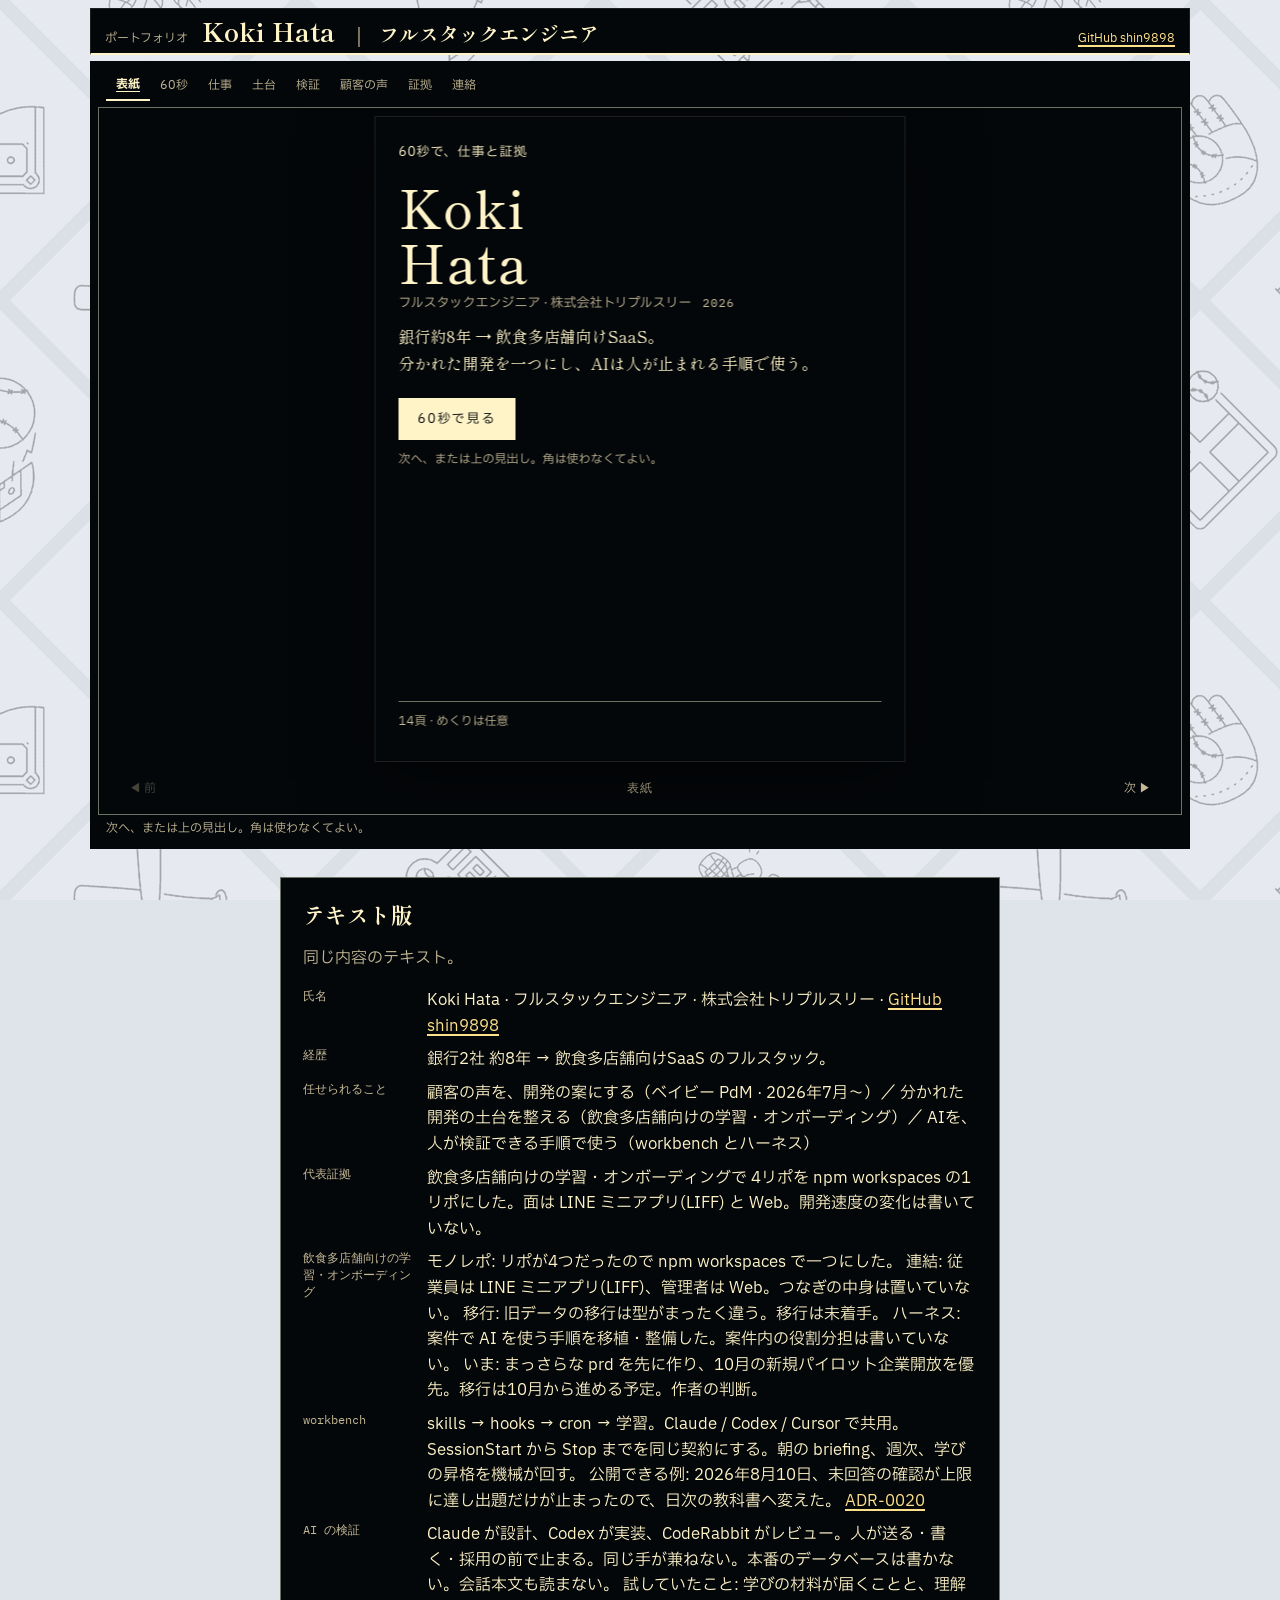
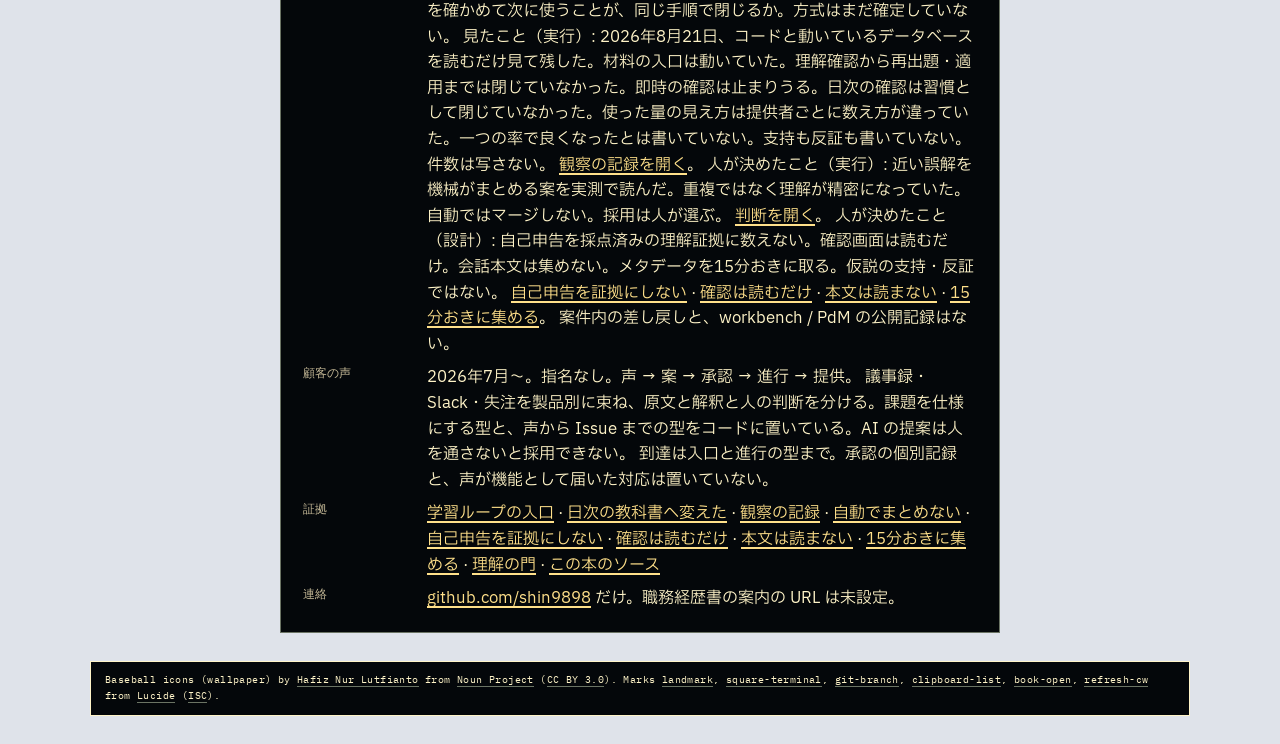
<file: index.html>
<!DOCTYPE html>
<html lang="ja">
  <head>
    <meta charset="utf-8" />
    <meta name="viewport" content="width=device-width, initial-scale=1" />
    <title>Koki Hata — フルスタック</title>
    <meta
      name="description"
      content="Koki Hata（GitHub: shin9898）。銀行約8年 → 飲食多店舗向けSaaS のフルスタック。分かれた開発を一つにし、顧客の声を案にし、AIは人が止まれる手順で使う。"
    />
    <meta name="author" content="Koki Hata" />
    <link rel="canonical" href="https://shin9898.github.io/portfolio/" />
    <meta property="og:title" content="Koki Hata — フルスタック" />
    <meta
      property="og:description"
      content="銀行約8年 → 飲食多店舗向けSaaS。任せられるのは土台・検証手順・顧客の声。証拠は飲食多店舗向けの学習・オンボーディングの 4リポ→1リポ。"
    />
    <meta property="og:type" content="website" />
    <meta property="og:url" content="https://shin9898.github.io/portfolio/" />
    <meta property="og:locale" content="ja_JP" />
    <meta name="twitter:card" content="summary" />
    <meta name="theme-color" content="#04070a" />
    <link rel="icon" href="./assets/favicon.svg" type="image/svg+xml" />
    <link rel="preconnect" href="https://fonts.googleapis.com" />
    <link rel="preconnect" href="https://fonts.gstatic.com" crossorigin />
    <link
      href="https://fonts.googleapis.com/css2?family=IBM+Plex+Mono:wght@400;500&family=IBM+Plex+Sans+JP:wght@400;500;600&family=Shippori+Mincho:wght@500;700&display=swap"
      rel="stylesheet"
    />
    <link rel="stylesheet" href="./css/stPageFlip.css" />
    <link rel="stylesheet" href="./css/site.css" />
  </head>
  <body>
    <svg xmlns="http://www.w3.org/2000/svg" width="0" height="0" aria-hidden="true" focusable="false" style="position: absolute">
      <!-- Lucide (ISC), shadcn default. https://lucide.dev/icons -->
      <symbol id="mark-bank" viewBox="0 0 24 24" fill="none" stroke="currentColor" stroke-width="1.75" stroke-linecap="round" stroke-linejoin="round">
        <title>landmark</title>
        <path d="M10 18v-7" />
        <path d="M11.119 2.205a2 2 0 0 1 1.762 0l7.84 3.846A.5.5 0 0 1 20.5 7h-17a.5.5 0 0 1-.22-.949z" />
        <path d="M14 18v-7" />
        <path d="M18 18v-7" />
        <path d="M3 22h18" />
        <path d="M6 18v-7" />
      </symbol>
      <symbol id="mark-workbench" viewBox="0 0 24 24" fill="none" stroke="currentColor" stroke-width="1.75" stroke-linecap="round" stroke-linejoin="round">
        <title>square-terminal</title>
        <path d="m7 11 2-2-2-2" />
        <path d="M11 13h4" />
        <rect width="18" height="18" x="3" y="3" rx="2" ry="2" />
      </symbol>
      <symbol id="mark-harness" viewBox="0 0 24 24" fill="none" stroke="currentColor" stroke-width="1.75" stroke-linecap="round" stroke-linejoin="round">
        <title>git-branch</title>
        <path d="M15 6a9 9 0 0 0-9 9V3" />
        <circle cx="18" cy="6" r="3" />
        <circle cx="6" cy="18" r="3" />
      </symbol>
      <symbol id="mark-pdm" viewBox="0 0 24 24" fill="none" stroke="currentColor" stroke-width="1.75" stroke-linecap="round" stroke-linejoin="round">
        <title>clipboard-list</title>
        <rect width="8" height="4" x="8" y="2" rx="1" ry="1" />
        <path d="M16 4h2a2 2 0 0 1 2 2v14a2 2 0 0 1-2 2H6a2 2 0 0 1-2-2V6a2 2 0 0 1 2-2h2" />
        <path d="M12 11h4" />
        <path d="M12 16h4" />
        <path d="M8 11h.01" />
        <path d="M8 16h.01" />
      </symbol>
      <symbol id="mark-book" viewBox="0 0 24 24" fill="none" stroke="currentColor" stroke-width="1.75" stroke-linecap="round" stroke-linejoin="round">
        <title>book-open</title>
        <path d="M12 5v16" />
        <path d="M20.001 19A2 2 0 0022 17V5a2 2 0 00-1.999-2L16 3.002A5 5 0 0012 5a5 5 0 00-4-2H4a2 2 0 00-2 2v12a2 2 0 001.999 2H8a5 5 0 014 2 5 5 0 014-2z" />
      </symbol>
      <symbol id="mark-story" viewBox="0 0 24 24" fill="none" stroke="currentColor" stroke-width="1.75" stroke-linecap="round" stroke-linejoin="round">
        <title>refresh-cw</title>
        <path d="M3 12a9 9 0 0 1 9-9 9.75 9.75 0 0 1 6.74 2.74L21 8" />
        <path d="M21 3v5h-5" />
        <path d="M21 12a9 9 0 0 1-9 9 9.75 9.75 0 0 1-6.74-2.74L3 16" />
        <path d="M8 16H3v5" />
      </symbol>
    </svg>

    <a class="skip" id="skip-book" href="#plain-overview">本の60秒へ</a>
    <a class="skip skip-plain" id="skip-plain" href="#plain">テキスト版へ</a>

    <header class="mast">
      <p class="mast-kicker">ポートフォリオ</p>
      <h1 class="mast-title">Koki Hata</h1>
      <p class="mast-role">フルスタックエンジニア</p>
      <p class="mast-id">
        <a href="https://github.com/shin9898">GitHub shin9898</a>
      </p>
    </header>

    <div class="desk">
      <div class="toc-wrap">
        <nav class="toc" aria-label="頁の見出し">
          <button type="button" class="toc-cover" data-jump="0"><span class="toc-full">表紙</span><span class="toc-short">表紙</span></button>
          <button type="button" data-jump="1"><span class="toc-full">60秒</span><span class="toc-short">60秒</span></button>
          <button type="button" data-jump="3"><span class="toc-full">仕事</span><span class="toc-short">仕事</span></button>
          <button type="button" data-jump="5"><span class="toc-full">土台</span><span class="toc-short">土台</span></button>
          <button type="button" data-jump="7"><span class="toc-full">検証</span><span class="toc-short">検証</span></button>
          <button type="button" data-jump="9"><span class="toc-full">顧客の声</span><span class="toc-short">声</span></button>
          <button type="button" data-jump="11"><span class="toc-full">証拠</span><span class="toc-short">証拠</span></button>
          <button type="button" data-jump="12"><span class="toc-full">連絡</span><span class="toc-short">連絡</span></button>
        </nav>
      </div>

      <main class="stage" id="stage">
        <div class="mount is-showing-cover" id="mount">
          <div class="book" id="book" aria-label="Koki Hata ポートフォリオ">
            <!-- 0 表紙 -->
            <div class="leaf leaf-cover" data-book-page data-density="hard">
              <div class="cover cover-simple">
                <p class="cover-kicker">60秒で、仕事と証拠</p>
                <h2 class="cover-title">Koki<br />Hata</h2>
                <p class="cover-sub">フルスタックエンジニア · 株式会社トリプルスリー <span class="cover-year">2026</span></p>
                <p class="cover-lede">銀行約8年 → 飲食多店舗向けSaaS。<br />分かれた開発を一つにし、AIは人が止まれる手順で使う。</p>
                <a class="cover-cta" href="#plain-overview" data-jump="1">60秒で見る</a>
                <p class="cover-hint">次へ、または上の見出し。角は使わなくてよい。</p>
                <p class="cover-meta">14頁 · めくりは任意</p>
              </div>
            </div>

            <!-- 1 60秒の結論 -->
            <div class="leaf" data-book-page>
              <div class="sheet sheet-summary page-01-start" tabindex="-1">
                <p class="running">
                  <svg class="role-svg" viewBox="0 0 24 24" role="img" aria-label="経歴"><title>経歴</title><use href="#mark-bank" /></svg>
                  P.01 — 60秒
                </p>
                <h2 class="trust-lead">任せられるのは、次の三つ。</h2>
                <ol class="hero-three">
                  <li>
                    <p class="hero-name">顧客の声を、開発の案にする</p>
                    <p class="hero-note">指名なしのベイビー PdM。声を拾い、原文と解釈を分けて案にする。</p>
                    <button type="button" class="inline-jump" data-jump="9">P.09–10 へ</button>
                  </li>
                  <li>
                    <p class="hero-name">分かれた開発の土台を整える</p>
                    <p class="hero-note">飲食多店舗向けの学習・オンボーディング。4リポを npm workspaces の1リポにした。</p>
                    <button type="button" class="inline-jump" data-jump="3">P.03–04 へ</button>
                  </li>
                  <li>
                    <p class="hero-name">AIを、人が検証できる手順で使う</p>
                    <p class="hero-note">workbench とハーネス。設計・実装・レビューを分け、人の前で止める。</p>
                    <button type="button" class="inline-jump" data-jump="5">P.05–08 へ</button>
                  </li>
                </ol>
                <div class="jump-row">
                  <button type="button" class="inline-jump" data-jump="12">連絡へ</button>
                  <a href="https://github.com/shin9898">GitHub shin9898</a>
                </div>
              </div>
            </div>

            <!-- 2 証拠 -->
            <div class="leaf" data-book-page>
              <div class="sheet">
                <p class="running">P.02 — 60秒</p>
                <h2>確かめられる変化は、これ一つ</h2>
                <p class="kicker">飲食多店舗向けの学習・オンボーディングのリニューアル。詳細は次の見開き。</p>
                <p class="lead">
                  飲食多店舗向けの学習・オンボーディングを、分かれた土台のまま進めない判断をした。公開できる結果は、構成が一つになったこと。
                </p>
                <article class="proof">
                  <p class="field-label">代表証拠</p>
                  <p class="proof-head">4リポ → npm workspaces の1リポ</p>
                  <p>構成の変化まで。開発速度の変化は、ここでは主張しない。</p>
                </article>
                <ul class="scope">
                  <li>
                    <h3>いま見られること</h3>
                    <p>面は従業員の LINE ミニアプリ(LIFF) と、管理者の Web。案件で AI を使う手順を移植・整備した。</p>
                  </li>
                  <li>
                    <h3>いまの状態</h3>
                    <p>旧データの移行は未着手。まっさらな prd を先に作り、10月の新規パイロット企業開放を優先している。移行は10月から。作者の判断。</p>
                  </li>
                </ul>
                <div class="jump-row">
                  <button type="button" class="inline-jump" data-jump="3">仕事 P.03–04</button>
                  <button type="button" class="inline-jump" data-jump="12">連絡</button>
                </div>
              </div>
            </div>

            <!-- 3 仕事 問題・判断 -->
            <div class="leaf" data-book-page>
              <div class="sheet">
                <p class="running">
                  <svg class="role-svg" viewBox="0 0 24 24" role="img" aria-label="飲食多店舗向けの学習・オンボーディング"><title>飲食多店舗向けの学習・オンボーディング</title><use href="#mark-story" /></svg>
                  P.03 — 仕事
                </p>
                <h2>分かれた開発の土台を整える</h2>
                <p class="kicker">飲食多店舗向けの学習・オンボーディング · 2025年12月〜。同じリニューアルの四つの論点。担当の境界は書いていない。</p>
                <ul class="now-grid" aria-label="四つの論点">
                  <li>
                    <p class="story-phase">モノレポ</p>
                    <h3>リポが4つだった</h3>
                    <p>npm workspaces で一つに束ねた。公開できる判断は、ここまで。</p>
                  </li>
                  <li>
                    <p class="story-phase">連結</p>
                    <h3>面は二つ</h3>
                    <p>従業員は LINE ミニアプリ(LIFF)。管理者は Web。つなぎの中身は置いていない。</p>
                  </li>
                  <li>
                    <p class="story-phase">移行</p>
                    <h3>旧データは型が違う</h3>
                    <p>旧データの移行は、そのまま移せる形ではない。移行自体は未着手。</p>
                  </li>
                  <li>
                    <p class="story-phase">ハーネス</p>
                    <h3>案件で AI を使う</h3>
                    <p>使う手順が揃っていなかったので、移植・整備した。案件内の役割分担は書いていない。</p>
                  </li>
                </ul>
              </div>
            </div>

            <!-- 4 仕事 結果・いま -->
            <div class="leaf" data-book-page>
              <div class="sheet">
                <p class="running">
                  <svg class="role-svg" viewBox="0 0 24 24" aria-hidden="true"><use href="#mark-story" /></svg>
                  P.04 — 仕事
                </p>
                <h2>一つにした。移行は未着手</h2>
                <ul class="story">
                  <li>
                    <p class="story-phase">結果</p>
                    <div class="mono-diagram" aria-label="4リポから1リポ">
                      <div class="mono-from">
                        <span>リポ</span>
                        <span>リポ</span>
                        <span>リポ</span>
                        <span>リポ</span>
                      </div>
                      <span class="mono-arrow" aria-hidden="true">→</span>
                      <div class="mono-to">npm workspaces<br />1リポ</div>
                    </div>
                    <p>ハーネスを移植・整備した。面は LINE ミニアプリ(LIFF) と Web。連結で可能になった操作と、開発速度の変化は書いていない。</p>
                  </li>
                  <li>
                    <p class="story-phase">いま</p>
                    <h3>データ移行は未着手</h3>
                    <p>まっさらな prd 環境を先に作り、10月からの新規パイロット企業開放を優先している。移行自体は10月から進める予定。作者の判断。</p>
                  </li>
                </ul>
              </div>
            </div>

            <!-- 5 workbench 流れ -->
            <div class="leaf" data-book-page>
              <div class="sheet">
                <p class="running">
                  <svg class="role-svg" viewBox="0 0 24 24" role="img" aria-label="workbench"><title>workbench</title><use href="#mark-workbench" /></svg>
                  P.05 — 土台
                </p>
                <h2>自分で回す開発の土台</h2>
                <p class="kicker">個人環境 · 2026年4月〜 · Claude / Codex / Cursor で共用。任せられるのは、手順を固定して回すこと。</p>
                <ol class="flow" aria-label="全体の流れ">
                  <li>
                    <h3>skills</h3>
                    <p>繰り返す作業の手順を固定する。毎回ゼロから説明しない。</p>
                  </li>
                  <li>
                    <h3>hooks</h3>
                    <p>SessionStart から Stop までを、3つの実行環境で同じ契約にする。</p>
                  </li>
                  <li>
                    <h3>cron</h3>
                    <p>朝の briefing、週次、学びの昇格を機械が回す。</p>
                  </li>
                  <li>
                    <h3>学習</h3>
                    <p>止まったことや見たことを、次の手順に残す。</p>
                  </li>
                </ol>
                <p>同じ手が設計と実装と最終レビューを兼ねないための土台。公開できる実行の1件は右頁。個人環境の日記そのものは、ここには置いていない。</p>
              </div>
            </div>

            <!-- 6 workbench 1例 -->
            <div class="leaf" data-book-page>
              <div class="sheet">
                <p class="running">
                  <svg class="role-svg" viewBox="0 0 24 24" aria-hidden="true"><use href="#mark-workbench" /></svg>
                  P.06 — 土台
                </p>
                <h2>学びが、次の手順になった例</h2>
                <p class="kicker">設計資料と、公開されている判断を分ける。確かめられるのは公開リポジトリの記録。</p>
                <article class="proof">
                  <p class="field-label">公開できる実行の1件</p>
                  <p class="proof-head">出題が止まったので、日次の教科書に変えた</p>
                  <p>
                    2026年8月10日、未回答の確認が上限に達し、新しい commit では出題だけが止まった。イベントは届いていた。全部貯めて1日の終わりに圧縮し、確認のあと翌日を進める形へ変えた。
                  </p>
                  <p>
                    <a href="https://github.com/shin9898/applied-loop/blob/main/docs/adr/0020-daily-retro-knowledge-loop.md">applied-loop ADR-0020</a>
                  </p>
                </article>
                <p class="fn">ログアウトで開く判断記録。件数や効果の数字は書いていない。</p>
              </div>
            </div>

            <!-- 7 ハーネス -->
            <div class="leaf" data-book-page>
              <div class="sheet">
                <p class="running">
                  <svg class="role-svg" viewBox="0 0 24 24" role="img" aria-label="AI ハーネス"><title>AI ハーネス</title><use href="#mark-harness" /></svg>
                  P.07 — 検証
                </p>
                <h2>AIを、人が検証できる手順で使う</h2>
                <p class="kicker">任せられるのは、AIを止められる位置に置くこと。道具の紹介ではない。</p>
                <ol class="flow" aria-label="役割の順">
                  <li>
                    <h3>Claude</h3>
                    <p>設計する</p>
                  </li>
                  <li>
                    <h3>Codex</h3>
                    <p>実装する</p>
                  </li>
                  <li>
                    <h3>CodeRabbit</h3>
                    <p>レビューする</p>
                  </li>
                  <li>
                    <h3>人</h3>
                    <p>送る・書く・採用の前で止まる</p>
                  </li>
                </ol>
                <p>同じ手が設計と実装と最終レビューを兼ねない。本番のデータベースは書かない。会話本文も読まない。</p>
                <p class="field-label">試していたこと</p>
                <p>
                  学びの材料が届くことと、理解を確かめて次に使うことが、同じ手順で閉じるか。方式はまだ確定していない。右頁は、公開できる観察と、人が止めた判断。案件の数字ではない。
                </p>
              </div>
            </div>

            <!-- 8 検証記録 -->
            <div class="leaf" data-book-page>
              <div class="sheet">
                <p class="running">
                  <svg class="role-svg" viewBox="0 0 24 24" aria-hidden="true"><use href="#mark-harness" /></svg>
                  P.08 — 検証
                </p>
                <h2>見て、止めたこと</h2>
                <p class="kicker">実行と設計を分ける。リンクは証拠。本文は出来事。</p>
                <ul class="beats">
                  <li>
                    <h3>見たこと（実行）</h3>
                    <p>2026年8月21日、コードと動いているデータベースを読むだけ見て残し、材料の入口は動いていたが理解確認は閉じていなかった。</p>
                    <p class="detail">
                      <a href="https://github.com/shin9898/applied-loop/blob/main/docs/adr/0025-hypothesis-driven-learning-harness.md">観察の記録を開く</a>
                    </p>
                  </li>
                  <li>
                    <h3>人が決めたこと（実行）</h3>
                    <p>近い誤解を機械がまとめる案を実測で読み、重複ではなく理解が精密になっていたので自動ではマージせず人が選ぶ。</p>
                    <p class="detail">
                      <a href="https://github.com/shin9898/applied-loop/blob/main/docs/adr/0021-gate-duplicate-guard.md">判断を開く</a>
                    </p>
                  </li>
                  <li>
                    <h3>人が決めたこと（設計）</h3>
                    <p>自己申告を理解証拠に数えず、確認画面は読むだけにし、会話本文は集めない。</p>
                    <p class="detail">
                      <a href="https://github.com/shin9898/applied-loop/blob/main/docs/adr/0026-textbook-check-gate-bridge.md">自己申告を証拠にしない</a>
                    </p>
                  </li>
                </ul>
                <p class="fn">案件内の差し戻しと、workbench / PdM の公開記録はない。</p>
              </div>
            </div>

            <!-- 9 顧客の声 -->
            <div class="leaf" data-book-page>
              <div class="sheet">
                <p class="running">
                  <svg class="role-svg" viewBox="0 0 24 24" role="img" aria-label="顧客の声"><title>顧客の声</title><use href="#mark-pdm" /></svg>
                  P.09 — 声
                </p>
                <h2>顧客の声を、開発の判断へ</h2>
                <p class="kicker">ベイビー PdM · 2026年7月〜 · 指名なし。肩書ではない。任せられるのは、声を案にする入口と進行の型。</p>
                <ol class="process" aria-label="声から提供までの順">
                  <li>声<span class="process-arrow" aria-hidden="true">→</span></li>
                  <li>案<span class="process-arrow" aria-hidden="true">→</span></li>
                  <li>承認<span class="process-arrow" aria-hidden="true">→</span></li>
                  <li>進行<span class="process-arrow" aria-hidden="true">→</span></li>
                  <li>提供</li>
                </ol>
                <ul class="scope">
                  <li>
                    <h3>拾う</h3>
                    <p>議事録・Slack・失注を製品別に束ねる。原文と、解釈と、人の判断を分けて読む。</p>
                  </li>
                  <li>
                    <h3>案にする</h3>
                    <p>課題を仕様にして開発へ渡す型を置いている。声から Issue までの型もコードにある。</p>
                  </li>
                  <li>
                    <h3>止める</h3>
                    <p>AI の提案は、人を通さないと採用できない。進行の契約に、人のゲートを置いている。</p>
                  </li>
                  <li>
                    <h3>届ける</h3>
                    <p>全工程が回っている、とは書いていない。公開できる到達は、入口と進行の型まで。</p>
                  </li>
                </ul>
              </div>
            </div>

            <!-- 10 到達地点 -->
            <div class="leaf" data-book-page>
              <div class="sheet">
                <p class="running">
                  <svg class="role-svg" viewBox="0 0 24 24" aria-hidden="true"><use href="#mark-pdm" /></svg>
                  P.10 — 声
                </p>
                <h2>いま任せられる範囲</h2>
                <p class="kicker">自発。入口と進行の型まで。承認の個別記録は、この本には置いていない。</p>
                <ul class="beats">
                  <li>
                    <h3>任せられること</h3>
                    <p>声の入口を置く。仕分ける。課題を仕様にする。進行の契約を敷く。AI の提案を人が止める型を守る。</p>
                  </li>
                  <li>
                    <h3>まだ公開していないこと</h3>
                    <p>承認した個別案件の記録。この声がこの機能になった、という対応表。社内の件数。</p>
                  </li>
                  <li>
                    <h3>肩書ではない理由</h3>
                    <p>明確な指名は受けていない。ボトルネックだった VoC の収集・仕分け・見える化と、PdM の型を自ら置いている。</p>
                  </li>
                </ul>
                <p class="fn">件数や顧客名は載せていない。職歴の正本側を見ないと同じ粒度の実績一覧にはならない。</p>
              </div>
            </div>

            <!-- 11 証拠リンク -->
            <div class="leaf" data-book-page>
              <div class="sheet">
                <p class="running">P.11 — 証拠</p>
                <h2>ログアウトで開く先</h2>
                <p class="kicker">リポジトリのトップで済ませない。確認できる内容だけ。</p>
                <ul class="deep-links">
                  <li>
                    <a href="https://github.com/shin9898/applied-loop/blob/main/README.md">学習ループの入口</a>
                    <span>applied-loop の公開 README</span>
                  </li>
                  <li>
                    <a href="https://github.com/shin9898/applied-loop/blob/main/docs/adr/0020-daily-retro-knowledge-loop.md">出題が止まったので、日次の教科書へ変えた</a>
                    <span>2026年8月10日の判断</span>
                  </li>
                  <li>
                    <a href="https://github.com/shin9898/applied-loop/blob/main/docs/adr/0025-hypothesis-driven-learning-harness.md">観察の記録</a>
                    <span>2026年8月21日。材料は届き、理解確認は閉じていなかった。件数は写さない</span>
                  </li>
                </ul>
                <p class="path-line"><a href="#plain">残りはテキスト版</a></p>
              </div>
            </div>

            <!-- 12 連絡 -->
            <div class="leaf" data-book-page>
              <div class="sheet">
                <p class="running">P.12 — 連絡</p>
                <h2>次に見て、連絡する</h2>
                <p class="kicker">いま公開する連絡先は GitHub だけ。先に見てほしい証拠を3つ置く。</p>
                <ul class="deep-links">
                  <li>
                    <a href="https://github.com/shin9898">github.com/shin9898</a>
                    <span>連絡はここ。ほかの宛先は書いていない</span>
                  </li>
                  <li>
                    <button type="button" class="inline-jump" data-jump="3">仕事の 4リポ → 1リポ</button>
                    <span>仕事の代表証拠。構成の変化まで</span>
                  </li>
                  <li>
                    <a href="https://github.com/shin9898/applied-loop/blob/main/docs/adr/0020-daily-retro-knowledge-loop.md">日次の教科書へ変えた判断</a>
                    <span>workbench の公開できる実行 1件</span>
                  </li>
                </ul>
                <ul class="contact">
                  <li>
                    GitHub
                    <a href="https://github.com/shin9898">shin9898</a>
                  </li>
                  <li>
                    この本
                    <a href="https://shin9898.github.io/portfolio/">shin9898.github.io/portfolio</a>
                  </li>
                </ul>
                <p>職歴の正本は職務経歴書側。この本には載せない。案内の URL は未設定。</p>
                <p class="fn credit-line">
                  Baseball icons (wallpaper) by
                  <a href="https://thenounproject.com/creator/hafizcreative.id/">Hafiz Nur Lutfianto</a>
                  from
                  <a href="https://thenounproject.com/browse/collection-icon/sleek-baseball-296164/">Noun Project</a>
                  (<a href="https://creativecommons.org/licenses/by/3.0/">CC BY 3.0</a>).
                  Marks
                  <a href="https://lucide.dev/icons/landmark">landmark</a>,
                  <a href="https://lucide.dev/icons/square-terminal">square-terminal</a>,
                  <a href="https://lucide.dev/icons/git-branch">git-branch</a>,
                  <a href="https://lucide.dev/icons/clipboard-list">clipboard-list</a>,
                  <a href="https://lucide.dev/icons/book-open">book-open</a>,
                  <a href="https://lucide.dev/icons/refresh-cw">refresh-cw</a>
                  from
                  <a href="https://lucide.dev/">Lucide</a>
                  (<a href="https://lucide.dev/license">ISC</a>).
                </p>
              </div>
            </div>

            <!-- 13 裏表紙 -->
            <div class="leaf leaf-cover leaf-back" data-book-page data-density="hard">
              <div class="cover cover-back cover-simple">
                <p class="cover-kicker">閉じたあと</p>
                <h2 class="cover-title">Koki<br />Hata</h2>
                <p class="cover-sub">
                  <a href="https://github.com/shin9898">github.com/shin9898</a>
                </p>
                <p class="cover-lede">2026年9月19日現在</p>
              </div>
            </div>
          </div>
        </div>
        <div class="controls">
          <button type="button" id="prev" aria-label="前の頁">◀ 前</button>
          <p class="pager" aria-live="polite">
            <span id="page-label">表紙</span>
          </p>
          <button type="button" id="next" aria-label="次の頁">次 ▶</button>
        </div>
      </main>
      <p class="hint" id="flip-hint">初期化しています…</p>
    </div>

    <section class="plain" id="plain" aria-labelledby="plain-h">
      <h2 id="plain-h">テキスト版</h2>
      <p>同じ内容のテキスト。</p>
      <dl>
        <dt id="plain-overview">氏名</dt>
        <dd>Koki Hata · フルスタックエンジニア · 株式会社トリプルスリー · <a href="https://github.com/shin9898">GitHub shin9898</a></dd>
        <dt>経歴</dt>
        <dd>銀行2社 約8年 → 飲食多店舗向けSaaS のフルスタック。</dd>
        <dt>任せられること</dt>
        <dd>
          顧客の声を、開発の案にする（ベイビー PdM · 2026年7月〜）／
          分かれた開発の土台を整える（飲食多店舗向けの学習・オンボーディング）／
          AIを、人が検証できる手順で使う（workbench とハーネス）
        </dd>
        <dt>代表証拠</dt>
        <dd>飲食多店舗向けの学習・オンボーディングで 4リポを npm workspaces の1リポにした。面は LINE ミニアプリ(LIFF) と Web。開発速度の変化は書いていない。</dd>
        <dt>飲食多店舗向けの学習・オンボーディング</dt>
        <dd>
          モノレポ: リポが4つだったので npm workspaces で一つにした。
          連結: 従業員は LINE ミニアプリ(LIFF)、管理者は Web。つなぎの中身は置いていない。
          移行: 旧データの移行は型がまったく違う。移行は未着手。
          ハーネス: 案件で AI を使う手順を移植・整備した。案件内の役割分担は書いていない。
          いま: まっさらな prd を先に作り、10月の新規パイロット企業開放を優先。移行は10月から進める予定。作者の判断。
        </dd>
        <dt>workbench</dt>
        <dd>
          skills → hooks → cron → 学習。Claude / Codex / Cursor で共用。SessionStart から Stop までを同じ契約にする。朝の briefing、週次、学びの昇格を機械が回す。
          公開できる例: 2026年8月10日、未回答の確認が上限に達し出題だけが止まったので、日次の教科書へ変えた。
          <a href="https://github.com/shin9898/applied-loop/blob/main/docs/adr/0020-daily-retro-knowledge-loop.md">ADR-0020</a>
        </dd>
        <dt>AI の検証</dt>
        <dd>
          Claude が設計、Codex が実装、CodeRabbit がレビュー。人が送る・書く・採用の前で止まる。同じ手が兼ねない。本番のデータベースは書かない。会話本文も読まない。
          試していたこと: 学びの材料が届くことと、理解を確かめて次に使うことが、同じ手順で閉じるか。方式はまだ確定していない。
          見たこと（実行）: 2026年8月21日、コードと動いているデータベースを読むだけ見て残した。材料の入口は動いていた。理解確認から再出題・適用までは閉じていなかった。即時の確認は止まりうる。日次の確認は習慣として閉じていなかった。使った量の見え方は提供者ごとに数え方が違っていた。一つの率で良くなったとは書いていない。支持も反証も書いていない。件数は写さない。
          <a href="https://github.com/shin9898/applied-loop/blob/main/docs/adr/0025-hypothesis-driven-learning-harness.md">観察の記録を開く</a>。
          人が決めたこと（実行）: 近い誤解を機械がまとめる案を実測で読んだ。重複ではなく理解が精密になっていた。自動ではマージしない。採用は人が選ぶ。
          <a href="https://github.com/shin9898/applied-loop/blob/main/docs/adr/0021-gate-duplicate-guard.md">判断を開く</a>。
          人が決めたこと（設計）: 自己申告を採点済みの理解証拠に数えない。確認画面は読むだけ。会話本文は集めない。メタデータを15分おきに取る。仮説の支持・反証ではない。
          <a href="https://github.com/shin9898/applied-loop/blob/main/docs/adr/0026-textbook-check-gate-bridge.md">自己申告を証拠にしない</a> ·
          <a href="https://github.com/shin9898/applied-loop/blob/main/docs/adr/0028-h-cycle-manual-preview.md">確認は読むだけ</a> ·
          <a href="https://github.com/shin9898/applied-loop/blob/main/docs/adr/0009-harness-comprehension.md">本文は読まない</a> ·
          <a href="https://github.com/shin9898/applied-loop/blob/main/docs/adr/0040-durable-automatic-harness-collection.md">15分おきに集める</a>。
          案件内の差し戻しと、workbench / PdM の公開記録はない。
        </dd>
        <dt>顧客の声</dt>
        <dd>
          2026年7月〜。指名なし。声 → 案 → 承認 → 進行 → 提供。
          議事録・Slack・失注を製品別に束ね、原文と解釈と人の判断を分ける。課題を仕様にする型と、声から Issue までの型をコードに置いている。AI の提案は人を通さないと採用できない。
          到達は入口と進行の型まで。承認の個別記録と、声が機能として届いた対応は置いていない。
        </dd>
        <dt>証拠</dt>
        <dd>
          <a href="https://github.com/shin9898/applied-loop/blob/main/README.md">学習ループの入口</a> ·
          <a href="https://github.com/shin9898/applied-loop/blob/main/docs/adr/0020-daily-retro-knowledge-loop.md">日次の教科書へ変えた</a> ·
          <a href="https://github.com/shin9898/applied-loop/blob/main/docs/adr/0025-hypothesis-driven-learning-harness.md">観察の記録</a> ·
          <a href="https://github.com/shin9898/applied-loop/blob/main/docs/adr/0021-gate-duplicate-guard.md">自動でまとめない</a> ·
          <a href="https://github.com/shin9898/applied-loop/blob/main/docs/adr/0026-textbook-check-gate-bridge.md">自己申告を証拠にしない</a> ·
          <a href="https://github.com/shin9898/applied-loop/blob/main/docs/adr/0028-h-cycle-manual-preview.md">確認は読むだけ</a> ·
          <a href="https://github.com/shin9898/applied-loop/blob/main/docs/adr/0009-harness-comprehension.md">本文は読まない</a> ·
          <a href="https://github.com/shin9898/applied-loop/blob/main/docs/adr/0040-durable-automatic-harness-collection.md">15分おきに集める</a> ·
          <a href="https://github.com/shin9898/applied-loop/blob/main/docs/adr/0006-comprehension-gate.md">理解の門</a> ·
          <a href="https://github.com/shin9898/portfolio/blob/main/index.html">この本のソース</a>
        </dd>
        <dt>連絡</dt>
        <dd>
          <a href="https://github.com/shin9898">github.com/shin9898</a>
          だけ。職務経歴書の案内の URL は未設定。
        </dd>
      </dl>
    </section>

    <footer class="site-credit">
      <p>
        Baseball icons (wallpaper) by
        <a href="https://thenounproject.com/creator/hafizcreative.id/">Hafiz Nur Lutfianto</a>
        from
        <a href="https://thenounproject.com/browse/collection-icon/sleek-baseball-296164/">Noun Project</a>
        (<a href="https://creativecommons.org/licenses/by/3.0/">CC BY 3.0</a>).
        Marks
        <a href="https://lucide.dev/icons/landmark">landmark</a>,
        <a href="https://lucide.dev/icons/square-terminal">square-terminal</a>,
        <a href="https://lucide.dev/icons/git-branch">git-branch</a>,
        <a href="https://lucide.dev/icons/clipboard-list">clipboard-list</a>,
        <a href="https://lucide.dev/icons/book-open">book-open</a>,
        <a href="https://lucide.dev/icons/refresh-cw">refresh-cw</a>
        from
        <a href="https://lucide.dev/">Lucide</a>
        (<a href="https://lucide.dev/license">ISC</a>).
      </p>
    </footer>

    <script src="./js/vendor/page-flip.browser.js"></script>
    <script src="./js/site.js"></script>
  </body>
</html>
</file>
<file: css/stPageFlip.css>
.stf__parent {
  position: relative;
  display: block;
  box-sizing: border-box;
  transform: translateZ(0);

  -ms-touch-action: pan-y;
  touch-action: pan-y;
}

.sft__wrapper {
  position: relative;
  width: 100%;
  box-sizing: border-box;
}

.stf__parent canvas {
  position: absolute;
  width: 100%;
  height: 100%;
  left: 0;
  top: 0;
}

.stf__block {
  position: absolute;
  width: 100%;
  height: 100%;
  box-sizing: border-box;
  perspective: 2000px;
}

.stf__item {
  display: none;
  position: absolute;
  transform-style: preserve-3d;
}

.stf__outerShadow {
  position: absolute;
  left: 0;
  top: 0;
}

.stf__innerShadow {
  position: absolute;
  left: 0;
  top: 0;
}

.stf__hardShadow {
  position: absolute;
  left: 0;
  top: 0;
}

.stf__hardInnerShadow {
  position: absolute;
  left: 0;
  top: 0;
}
</file>
<file: css/site.css>
:root {
  /* Ground stays the baseball diamond wallpaper. Paper is 夜のラインナップ
     (#04070a) — strongest non-white contrast against the white tile. */
  --bg: #dfe3ea;
  --stage: #04070a;
  --paper: #04070a;
  --ink: #fff4c8;
  --link: #ffe08a;
  --mute: #c4b896;
  --rule: #6b7464;
  --note: #f07a6a;
  --col: rgba(255, 244, 200, 0.1);
  --grid: #2a3228;
  --wash: rgba(255, 244, 200, 0.06);
  --edge: rgba(255, 244, 200, 0.42);
  --shadow: rgba(0, 0, 0, 0.55);
  --chrome-h: 140px;
  --mincho: "Shippori Mincho", "Yu Mincho", "Hiragino Mincho ProN", "WenQuanYi Micro Hei", serif;
  --gothic: "IBM Plex Sans JP", "Hiragino Sans", "Noto Sans JP", "WenQuanYi Micro Hei", "Droid Sans Fallback", sans-serif;
  --mono: "IBM Plex Mono", ui-monospace, monospace;
  --wallpaper-w: 900px;
  --wallpaper-h: 600px;
}

*,
*::before,
*::after {
  box-sizing: border-box;
}

html,
body {
  margin: 0;
  min-height: 100%;
}

body {
  color: var(--ink);
  font-family: var(--gothic);
  background-color: var(--bg);
  overflow-x: hidden;
  -webkit-font-smoothing: antialiased;
}

/* Noun baseball line-art as pasted wallpaper, not the four role marks.
   One 3×2 diamond tile, origin 0 0, viewport-fixed — no offset, no scroll/flip shift. */
body::before {
  content: "";
  position: fixed;
  inset: 0;
  z-index: 0;
  pointer-events: none;
  background-color: var(--bg);
  background-image: url("../assets/wallpaper/noun-baseball-tile.png");
  background-repeat: repeat;
  background-size: var(--wallpaper-w) var(--wallpaper-h);
  background-position: 0 0;
  background-attachment: fixed;
  opacity: 0.28;
}

.skip {
  position: absolute;
  left: 12px;
  top: -64px;
  z-index: 20;
  padding: 8px 12px;
  background: var(--paper);
  color: var(--link);
  border: 1px solid var(--ink);
  text-decoration-thickness: 2px;
}

.skip:focus {
  top: 12px;
}

.skip-plain:focus {
  top: 52px;
}

.mast {
  position: relative;
  z-index: 1;
  width: min(1100px, calc(100% - 24px));
  margin: 8px auto 6px;
  display: flex;
  flex-wrap: nowrap;
  align-items: baseline;
  gap: 8px 14px;
  padding: 6px 14px;
  background: var(--paper);
  border: 1px solid var(--col);
  border-bottom: 2px solid var(--ink);
}

.mast-kicker,
.mast-id {
  margin: 0;
  font-family: var(--gothic);
  font-size: 12px;
  letter-spacing: 0;
  color: var(--mute);
}

.mast-id {
  margin-left: auto;
  text-align: right;
}

.mast-title {
  margin: 0;
  font-family: var(--mincho);
  font-size: clamp(20px, 2.2vw, 26px);
  font-weight: 700;
  letter-spacing: 0;
  line-height: 1.2;
}

.mast-role {
  margin: 0;
  font-family: var(--mincho);
  font-size: clamp(16px, 1.6vw, 20px);
  font-weight: 700;
  letter-spacing: 0;
  line-height: 1.25;
  color: var(--ink);
}

.mast-role::before {
  content: "｜";
  margin-right: 10px;
  color: var(--mute);
  font-weight: 400;
}

.desk {
  position: relative;
  z-index: 1;
  width: min(1100px, calc(100% - 24px));
  margin: 0 auto 28px;
  padding: 8px 8px 10px;
  background: var(--stage);
}

.toc {
  display: flex;
  flex-wrap: nowrap;
  align-items: stretch;
  gap: 0;
  margin: 0 0 10px;
  overflow-x: auto;
  padding: 2px 8px 0;
  background: var(--paper);
}

.toc button,
.controls button {
  appearance: none;
  border: 0;
  border-bottom: 1px solid transparent;
  background: transparent;
  color: var(--mute);
  font-family: var(--gothic);
  font-size: 12px;
  letter-spacing: 0.16em;
  padding: 6px 14px 8px 0;
  cursor: pointer;
  flex: 0 0 auto;
  white-space: nowrap;
}

.toc-group {
  display: flex;
  align-items: stretch;
  flex: 0 0 auto;
  margin: 0 12px 0 2px;
  padding: 0 0 0 10px;
  border-left: 1px solid var(--rule);
  border-right: 1px solid var(--rule);
}

.toc-group-label {
  align-self: center;
  margin-right: 10px;
  font-family: var(--mono);
  font-size: 10px;
  letter-spacing: 0.2em;
  color: var(--note);
}

.toc-group button {
  display: inline-flex;
  align-items: center;
  gap: 5px;
  letter-spacing: 0.08em;
}

.toc-svg {
  width: 16px;
  height: 16px;
  flex: 0 0 auto;
}

.toc button.is-active,
.toc button:hover,
.controls button:hover {
  color: var(--ink);
  border-bottom-color: var(--ink);
}

.toc button:disabled,
.controls button:disabled {
  opacity: 0.35;
  cursor: not-allowed;
}

.stage {
  position: relative;
  padding: 18px 24px 12px;
  min-height: 360px;
  background: var(--stage);
  border: 1px solid rgba(4, 7, 10, 0.28);
  overflow: hidden;
}

.mount {
  width: 100%;
}

.book {
  margin: 0 auto;
  width: 100%;
}

.book:not(.stf__parent) {
  position: relative;
  min-height: 520px;
  display: flex;
  align-items: center;
  justify-content: center;
}

.book:not(.stf__parent) .leaf {
  display: none;
}

.book:not(.stf__parent) .leaf-cover:first-child {
  display: block;
  width: min(360px, 78vw);
  height: min(500px, 64vh);
  box-shadow: 0 22px 48px var(--shadow), 0 0 0 1px var(--edge);
}

.mount.is-showing-cover .book.stf__parent {
  transform: translateX(-25%);
}

.mount.is-showing-spread .book.stf__parent {
  transform: translateX(0);
}

.book.stf__parent {
  filter: drop-shadow(0 18px 36px var(--shadow));
}

.leaf {
  background: var(--paper);
  color: var(--ink);
  box-shadow: inset 0 0 0 1px var(--edge);
}

.leaf-cover {
  background: var(--paper);
}

.cover {
  position: relative;
  height: 100%;
  padding: 26px 24px 20px;
  overflow: hidden;
  display: flex;
  flex-direction: column;
  background: var(--paper);
  box-shadow: inset 0 0 0 1px var(--col);
}

.cover-kicker {
  margin: 0;
  font-family: var(--gothic);
  font-size: 13px;
  letter-spacing: 0.08em;
  color: var(--ink);
}

.cover-year {
  margin: 6px 0 0;
  font-family: var(--mono);
  font-size: 11px;
  letter-spacing: 0.2em;
  color: var(--mute);
}

.cover-title {
  margin: 18px 0 4px;
  font-family: var(--mincho);
  font-size: clamp(40px, 8vw, 52px);
  line-height: 1.05;
  font-weight: 500;
  letter-spacing: 0.02em;
}

.cover-sub {
  margin: 0 0 10px;
  font-size: 13px;
  color: var(--mute);
}

.cover-lede {
  margin: 0 0 18px;
  font-family: var(--mincho);
  font-size: 14px;
  line-height: 1.7;
}

.cols {
  display: grid;
  grid-template-columns: 1fr 1fr 1fr;
  gap: 0;
  flex: 1;
  margin: 0;
  border-top: 1px solid var(--ink);
  min-height: 0;
}

.cols > div {
  padding: 12px 10px 0 0;
  border-right: 1px solid var(--rule);
}

.cols > div:last-child {
  border-right: 0;
  padding-right: 0;
}

.cols > div:not(:first-child) {
  padding-left: 10px;
}

.cols dt {
  margin: 0;
  font-family: var(--mono);
  font-size: 10px;
  letter-spacing: 0.14em;
  color: var(--mute);
}

.cols dd {
  margin: 5px 0 12px;
  font-family: var(--mincho);
  font-size: 14px;
  line-height: 1.35;
}

.cols dd small {
  display: block;
  margin-top: 2px;
  font-family: var(--mono);
  font-size: 10px;
  letter-spacing: 0.04em;
  color: var(--mute);
}

.cover-legend {
  display: flex;
  justify-content: space-between;
  gap: 8px;
  margin: 0;
  padding: 8px 0;
  border-top: 1px solid var(--rule);
  font-family: var(--mono);
  font-size: 10px;
  letter-spacing: 0.1em;
  color: var(--mute);
}

.cover-legend .is-strong {
  color: var(--ink);
  border-bottom: 1px solid var(--ink);
}

.three {
  display: flex;
  justify-content: space-between;
  margin: 0;
  padding-top: 12px;
  font-family: var(--mincho);
  font-size: 28px;
  color: rgba(255, 244, 200, 0.28);
  letter-spacing: 0.4em;
}

.cover-hint {
  margin: 8px 0 0;
  font-size: 11px;
  letter-spacing: 0.08em;
  color: var(--mute);
}

.cover-simple {
  justify-content: flex-start;
}

.cover-simple .cover-lede {
  font-size: 16px;
  margin-bottom: 8px;
}

.cover-cta {
  appearance: none;
  align-self: flex-start;
  margin: 18px 0 auto;
  padding: 10px 18px;
  border: 1px solid var(--ink);
  background: var(--ink);
  color: var(--paper);
  font-family: var(--gothic);
  font-size: 13px;
  letter-spacing: 0.14em;
  cursor: pointer;
}

.cover-cta:hover,
.cover-cta:focus-visible {
  background: var(--paper);
  color: var(--ink);
}

.cover-back .cover-sub a {
  color: inherit;
}

.cover-back {
  justify-content: center;
}

.cover-back .cover-title {
  margin-top: 8px;
  font-size: clamp(32px, 6vw, 40px);
}

.sheet {
  height: 100%;
  padding: 18px 18px 16px 20px;
  overflow: hidden;
  overflow-y: auto;
  display: flex;
  flex-direction: column;
  background: var(--paper);
}

.running {
  margin: 0 0 8px;
  font-family: var(--mono);
  font-size: 10px;
  letter-spacing: 0.2em;
  color: var(--mute);
  display: flex;
  align-items: center;
  gap: 8px;
}

.running .role-svg {
  width: 22px;
  height: 22px;
  flex: 0 0 auto;
}

.sheet h2 {
  margin: 0 0 8px;
  font-family: var(--mincho);
  font-size: 22px;
  font-weight: 700;
  letter-spacing: 0.04em;
}

.lead,
.sheet p {
  margin: 0 0 8px;
  font-size: 13.5px;
  line-height: 1.75;
}

.kicker {
  margin: 0 0 10px;
  font-size: 12px;
  color: var(--mute);
}

.fn,
.sheet .fn {
  margin-top: auto;
  padding-top: 10px;
  border-top: 1px solid var(--rule);
  font-size: 11px;
  color: var(--mute);
  line-height: 1.65;
}

.fn p {
  margin: 0 0 6px;
  font-size: 11px;
  line-height: 1.65;
}

.fn p:last-child {
  margin-bottom: 0;
}

.mark {
  font-family: var(--mono);
  font-size: 10px;
  letter-spacing: 0.12em;
  color: var(--note);
  border-bottom: 1px solid var(--note);
}

/* Source tag for facts read from the personal repositories (workbench / llm-config). */
.src {
  font-family: var(--mono);
  font-size: 9px;
  letter-spacing: 0.02em;
  color: var(--mute);
  overflow-wrap: anywhere;
}

.role-index {
  margin: 8px 0 10px;
  padding: 0;
  list-style: none;
  display: grid;
  grid-template-columns: repeat(4, 1fr);
  gap: 8px 6px;
}

.role-index li {
  display: flex;
  flex-direction: column;
  align-items: center;
  text-align: center;
  gap: 4px;
}

.role-index .role-svg {
  width: 56px;
  height: 56px;
}

.role-index-5 {
  grid-template-columns: repeat(5, 1fr);
  gap: 8px 4px;
}

.role-index-5 .role-svg {
  width: 44px;
  height: 44px;
}

.role-index-5 .role-name {
  font-size: 12px;
}

.role-svg {
  width: 48px;
  height: 48px;
  color: var(--ink);
  display: block;
  flex: 0 0 auto;
  overflow: visible;
}

.role-svg-inline {
  width: 22px;
  height: 22px;
  display: inline-block;
  vertical-align: middle;
  margin-right: 4px;
}

.role-name {
  margin: 0;
  font-family: var(--mincho);
  font-size: 13px;
  font-weight: 700;
}

.role-read {
  margin: 0;
  font-size: 10px;
  line-height: 1.45;
  color: var(--mute);
}

.field-label {
  margin: 0;
  font-family: var(--mono);
  font-size: 10px;
  letter-spacing: 0.2em;
  color: var(--mute);
}

.legal-name {
  margin: 0 0 4px;
  font-family: var(--mincho);
  font-size: 32px;
  font-weight: 500;
  letter-spacing: 0.04em;
}

.identity {
  margin: 0 0 6px;
  font-family: var(--mincho);
  font-size: 16px;
  font-weight: 700;
  line-height: 1.45;
  letter-spacing: 0.02em;
}

.identity-sm {
  margin: 12px 0 0;
  font-size: 18px;
  text-align: center;
}

.sheet-summary .fn {
  padding-top: 8px;
}

.hero-three {
  margin: 4px 0 8px;
  padding: 0;
  list-style: none;
  border-top: 1px solid var(--ink);
  flex: 1 1 auto;
  display: flex;
  flex-direction: column;
}

.hero-three li {
  flex: 1;
  display: flex;
  flex-direction: column;
  justify-content: center;
  padding: 10px 10px 10px 12px;
  border-bottom: 1px solid var(--rule);
  border-left: 3px solid var(--ink);
  background: var(--wash);
}

.hero-name {
  margin: 0;
  font-family: var(--mincho);
  font-size: 15px;
  font-weight: 700;
  line-height: 1.35;
}

.hero-note {
  margin: 2px 0 0;
  font-size: 11.5px;
  line-height: 1.45;
  color: var(--ink);
  opacity: 0.8;
}

.inline-jump {
  appearance: none;
  margin: 4px 0 0;
  padding: 0;
  border: 0;
  border-bottom: 1px solid var(--ink);
  background: transparent;
  color: var(--ink);
  font-family: var(--gothic);
  font-size: 11px;
  letter-spacing: 0.08em;
  cursor: pointer;
}

.jump-row {
  display: flex;
  flex-wrap: wrap;
  align-items: center;
  gap: 12px 16px;
  margin-top: auto;
  padding-top: 10px;
  border-top: 1px solid var(--rule);
  font-size: 12px;
}

.trust-lead {
  margin: 0 0 10px;
  font-family: var(--mincho);
  font-size: 15px;
  font-weight: 700;
  line-height: 1.45;
}

.now-grid {
  display: grid;
  grid-template-columns: 1fr 1fr;
  gap: 8px;
  margin: 0;
  padding: 0;
  list-style: none;
  flex: 1 1 auto;
  align-content: stretch;
}

.now-grid li {
  display: flex;
  flex-direction: column;
  justify-content: center;
  padding: 10px 10px 8px;
  border: 1px solid var(--rule);
  min-width: 0;
}

.now-grid h3 {
  margin: 0 0 4px;
  font-family: var(--mincho);
  font-size: 16px;
  font-weight: 700;
  letter-spacing: 0.02em;
  line-height: 1.3;
}

.now-grid p {
  margin: 0;
  font-size: 12.5px;
  line-height: 1.5;
}

.scope {
  display: grid;
  grid-template-columns: 1fr 1fr;
  gap: 8px;
  margin: 10px 0 0;
  padding: 0;
  list-style: none;
  flex: 1 1 auto;
  align-content: stretch;
}

.scope li {
  display: flex;
  flex-direction: column;
  justify-content: center;
  padding: 10px 12px;
  border: 1px solid var(--rule);
  min-width: 0;
}

.scope h3 {
  margin: 0 0 4px;
  font-family: var(--mincho);
  font-size: 15px;
  font-weight: 700;
}

.scope p {
  margin: 0;
  font-size: 12.5px;
  line-height: 1.5;
}

.proof {
  margin: 8px 0 0;
  padding: 10px 12px;
  border: 1px solid var(--ink);
  background: var(--wash);
}

.proof-head {
  margin: 4px 0 6px;
  font-family: var(--mincho);
  font-size: 18px;
  font-weight: 700;
  line-height: 1.35;
}

.proof p {
  margin: 0 0 6px;
}

.proof p:last-child {
  margin-bottom: 0;
}

.flow {
  display: grid;
  grid-template-columns: repeat(4, minmax(0, 1fr));
  gap: 6px;
  margin: 0 0 12px;
  padding: 0;
  list-style: none;
  flex: 1 1 auto;
  align-items: stretch;
}

.flow li {
  position: relative;
  display: flex;
  flex-direction: column;
  justify-content: center;
  padding: 10px 8px 8px;
  border: 1px solid var(--ink);
  min-width: 0;
}

.flow h3 {
  margin: 0 0 4px;
  font-family: var(--mincho);
  font-size: 15px;
}

.flow p {
  margin: 0;
  font-size: 11.5px;
  line-height: 1.45;
  color: var(--mute);
}

.mono-diagram {
  display: grid;
  grid-template-columns: minmax(0, 1fr) auto minmax(0, 1.1fr);
  align-items: center;
  gap: 10px;
  margin: 4px 0 10px;
}

.mono-from {
  display: grid;
  grid-template-columns: 1fr 1fr;
  gap: 6px;
}

.mono-from span,
.mono-to {
  border: 1px dashed var(--rule);
  padding: 10px 6px;
  text-align: center;
  font-family: var(--mono);
  font-size: 11px;
  letter-spacing: 0.08em;
}

.mono-to {
  border: 1px solid var(--ink);
  border-style: solid;
  font-family: var(--mincho);
  font-size: 15px;
  font-weight: 700;
  letter-spacing: 0.02em;
  line-height: 1.4;
  padding: 16px 8px;
}

.mono-arrow {
  font-size: 20px;
  color: var(--note);
}

.compare {
  display: grid;
  grid-template-columns: 1fr 1fr;
  gap: 8px;
  margin: 0 0 10px;
}

.compare article {
  padding: 8px 10px;
  border: 1px solid var(--rule);
}

.compare p {
  margin: 0 0 8px;
  font-size: 12.5px;
  line-height: 1.55;
}

.compare p:last-child {
  margin-bottom: 0;
}

.compare .deep-links li {
  padding: 4px 0;
}

.compare .deep-links span {
  font-size: 11px;
}

.verify {
  margin: 0;
  padding: 0;
  list-style: none;
  border-top: 1px solid var(--ink);
}

.verify li {
  padding: 6px 0;
  border-bottom: 1px solid var(--rule);
  font-size: 12.5px;
  line-height: 1.5;
}

.deep-links {
  margin: 0;
  padding: 0;
  list-style: none;
}

.deep-links li {
  display: grid;
  gap: 2px;
  padding: 5px 0;
  border-bottom: 1px solid var(--rule);
}

.deep-links .inline-jump {
  justify-self: start;
  font-size: 13px;
  letter-spacing: 0;
}

.deep-links span {
  font-size: 12px;
  color: var(--mute);
  line-height: 1.45;
}

.path-line {
  margin: 4px 0 0;
  padding: 8px 0 0;
  border-top: 1px solid var(--rule);
  font-size: 12px;
  line-height: 1.55;
}

.stats-six {
  grid-template-columns: 1fr 1fr;
}

.subjects-tight li {
  padding: 6px 0;
}

.subjects-tight p {
  font-size: 11.5px;
  line-height: 1.4;
}

.contact-compact {
  margin: 8px 0 0;
  padding-top: 6px;
  border-top: 1px solid var(--rule);
}

.contact-compact li {
  padding: 4px 0;
  font-size: 12px;
}

.process {
  display: flex;
  flex-wrap: wrap;
  gap: 0;
  margin: 0 0 8px;
  padding: 0;
  list-style: none;
  border: 1px solid var(--ink);
}

.process li {
  flex: 1 1 auto;
  position: relative;
  padding: 6px 10px 6px 8px;
  font-family: var(--mono);
  font-size: 10px;
  letter-spacing: 0.08em;
  text-align: center;
  border-right: 1px solid var(--rule);
}

.process li:last-child {
  border-right: 0;
}

.process li:not(:last-child)::after {
  content: "→";
  position: absolute;
  right: -0.35em;
  top: 50%;
  transform: translateY(-50%);
  color: var(--mute);
  font-size: 9px;
}

.process .is-pending {
  color: var(--mute);
}

.process .mark {
  display: block;
  margin-top: 1px;
  font-size: 8px;
  letter-spacing: 0.04em;
  border-bottom: 0;
}

.why {
  margin: 0;
  padding: 0;
  list-style: none;
  display: grid;
  gap: 0;
  border-top: 1px solid var(--ink);
}

.why li {
  padding: 10px 0 10px 2px;
  border-bottom: 1px solid var(--rule);
}

.why h3 {
  margin: 0 0 4px;
  font-family: var(--mono);
  font-size: 11px;
  font-weight: 500;
  letter-spacing: 0.16em;
}

.why p {
  margin: 0;
  font-size: 13px;
  line-height: 1.6;
}

.why .is-gap {
  color: var(--mute);
  background: repeating-linear-gradient(
    -45deg,
    transparent 0 6px,
    var(--wash) 6px 7px
  );
}

.beats {
  margin: 0;
  padding: 0;
  list-style: none;
  display: grid;
  gap: 8px;
  flex: 1 1 auto;
  align-content: stretch;
}

.beats li {
  padding: 10px 12px;
  border: 1px solid var(--rule);
  display: flex;
  flex-direction: column;
  justify-content: center;
}

.beats h3 {
  margin: 0 0 4px;
  font-family: var(--mincho);
  font-size: 16px;
  font-weight: 700;
}

.beats p {
  margin: 0;
  font-size: 12.5px;
  line-height: 1.5;
}

.beats .detail {
  margin-top: 4px;
  font-size: 11px;
  line-height: 1.5;
  color: var(--mute);
}

.ledger {
  width: 100%;
  border-collapse: collapse;
  font-size: 12.5px;
}

.ledger th,
.ledger td {
  border-bottom: 1px solid var(--rule);
  padding: 7px 4px;
  text-align: left;
  vertical-align: top;
}

.ledger th {
  width: 28%;
  font-weight: 500;
  color: var(--mute);
  font-family: var(--mono);
  font-size: 10px;
  letter-spacing: 0.08em;
}

.subjects {
  margin: 0;
  padding: 0;
  list-style: none;
  display: grid;
  gap: 0;
  border-top: 1px solid var(--ink);
}

.subjects li {
  display: grid;
  grid-template-columns: 7.5em 1fr;
  gap: 10px;
  padding: 8px 0;
  border-bottom: 1px solid var(--rule);
}

.subjects h3 {
  margin: 0;
  font-family: var(--mono);
  font-size: 11px;
  letter-spacing: 0.08em;
  font-weight: 500;
}

.subjects p {
  margin: 0;
  font-size: 12px;
  line-height: 1.5;
}

.stack {
  margin: 0;
  padding: 0;
  list-style: none;
}

.stack li {
  display: grid;
  grid-template-columns: 1fr auto;
  gap: 8px;
  padding: 6px 0;
  border-bottom: 1px solid var(--rule);
  font-size: 13px;
}

.stack span {
  color: var(--mute);
  font-size: 12px;
}

/* P.01 読み方 */
.howto {
  margin: 0 0 12px;
  padding: 0;
  list-style: none;
  counter-reset: howto;
  display: grid;
  gap: 8px;
}

.howto li {
  counter-increment: howto;
  display: flex;
  align-items: flex-start;
  gap: 6px;
  font-size: 13px;
  line-height: 1.65;
}

.howto li::before {
  content: counter(howto);
  flex: 0 0 1.6em;
  font-family: var(--mono);
  font-size: 12px;
  color: var(--note);
  border-top: 1px solid var(--note);
  padding-top: 2px;
  margin-top: 4px;
  height: 1.2em;
}

.howto b {
  font-weight: 600;
}

/* P.02 職務要約 */
.summary {
  margin: 12px 0 0;
  padding: 0;
  list-style: none;
  display: grid;
  gap: 6px;
}

.summary li {
  position: relative;
  padding-left: 14px;
  font-size: 13px;
  line-height: 1.65;
}

.summary li::before {
  content: "";
  position: absolute;
  left: 0;
  top: 0.75em;
  width: 6px;
  height: 6px;
  transform: rotate(45deg);
  background: var(--ink);
}

/* P.03 年表 */
.timeline {
  margin: 0;
  padding: 0;
  list-style: none;
  border-top: 1px solid var(--ink);
}

.timeline li {
  display: grid;
  grid-template-columns: 8.2em 1fr;
  gap: 10px;
  padding: 7px 0;
  border-bottom: 1px solid var(--rule);
  font-size: 13px;
  line-height: 1.45;
}

.timeline time {
  font-family: var(--mono);
  font-size: 11px;
  letter-spacing: 0.04em;
  color: var(--mute);
  padding-top: 2px;
  white-space: nowrap;
}

.timeline b {
  font-weight: 600;
}

.timeline div > span:not(.mark) {
  display: block;
  font-size: 11px;
  color: var(--mute);
}

.timeline .is-gap {
  color: var(--mute);
  background: repeating-linear-gradient(
    -45deg,
    transparent 0 6px,
    var(--wash) 6px 7px
  );
}

/* P.04 成績 */
.stats {
  margin: 0;
  padding: 0;
  list-style: none;
  display: grid;
  grid-template-columns: 1fr 1fr;
  gap: 0;
  border-top: 1px solid var(--ink);
  border-left: 1px solid var(--rule);
}

.stats li {
  display: flex;
  flex-direction: column;
  gap: 2px;
  padding: 8px 8px 7px;
  border-right: 1px solid var(--rule);
  border-bottom: 1px solid var(--rule);
  min-height: 52px;
}

.stat-n {
  font-family: var(--mono);
  font-size: 15px;
  font-weight: 500;
  letter-spacing: 0.01em;
  line-height: 1.2;
}

.stat-l {
  font-size: 10.5px;
  line-height: 1.4;
  color: var(--mute);
}

/* 打順 — lineup card. 3・4・5 = cleanup = strongest. */
.sheet-lineup h2 {
  margin-bottom: 4px;
}

.sheet-lineup .kicker {
  margin-bottom: 8px;
}

.lineup {
  margin: 8px 0 0;
  padding: 0;
  list-style: none;
  border-top: 1px solid var(--ink);
}

.bat {
  position: relative;
  display: grid;
  grid-template-columns: 2.1em 1fr;
  grid-template-areas:
    "no skill"
    "no note";
  column-gap: 6px;
  padding: 4px 0 4px 2px;
  border-bottom: 1px solid var(--rule);
}

/* 1・2 and 6〜9 stay readable but visually secondary. */
.bat:not(.is-cleanup) {
  padding: 3px 0 3px 2px;
  grid-template-areas: "no skill";
}

.bat:not(.is-cleanup) .bat-skill {
  font-size: 12px;
  font-weight: 400;
  color: var(--mute);
}

.bat:not(.is-cleanup) .bat-note {
  display: none;
}

.ev:not(.is-cleanup) p {
  font-size: 10.5px;
  color: var(--mute);
  line-height: 1.4;
}

/* Slot numbers are shared by the lineup (left) and evidence (right) pages so
   the reader can match ③④⑤ across the spread. */
.bat-no,
.ev-no {
  grid-area: no;
  display: inline-flex;
  align-items: center;
  justify-content: center;
  width: 1.55em;
  height: 1.55em;
  margin-top: 1px;
  font-family: var(--mono);
  font-size: 13px;
  line-height: 1;
  color: var(--mute);
  border-radius: 50%;
}

.is-cleanup .bat-no,
.is-cleanup .ev-no {
  background: var(--ink);
  color: var(--paper);
  font-weight: 500;
}

.is-four .bat-no,
.is-four .ev-no {
  background: var(--note);
}

.bat-skill {
  grid-area: skill;
  font-size: 13px;
  line-height: 1.4;
  font-weight: 500;
}

.bat-note {
  grid-area: note;
  font-size: 10.5px;
  line-height: 1.45;
  color: var(--mute);
}

.bat.is-cleanup {
  padding: 7px 0 7px 8px;
  border-left: 3px solid var(--ink);
  background: var(--wash);
}

.bat.is-cleanup .bat-skill {
  font-family: var(--mincho);
  font-size: 15px;
  font-weight: 700;
  letter-spacing: 0.02em;
}

.bat.is-cleanup .bat-note {
  color: var(--ink);
  opacity: 0.8;
}

.bat.is-cleanup-start {
  border-top: 1px solid var(--ink);
  margin-top: 14px;
}

.bat.is-cleanup-start::before {
  content: "3・4・5 クリーンナップ — いちばん強い";
  position: absolute;
  top: -9px;
  left: 8px;
  padding: 0 6px;
  background: var(--paper);
  font-family: var(--mono);
  font-size: 9.5px;
  letter-spacing: 0.14em;
  color: var(--note);
  white-space: nowrap;
}

.bat.is-cleanup-end {
  border-bottom: 1px solid var(--ink);
  margin-bottom: 4px;
}

.h2-sub {
  display: inline-block;
  margin-left: 8px;
  font-family: var(--mono);
  font-size: 10px;
  font-weight: 400;
  letter-spacing: 0.16em;
  color: var(--mute);
  vertical-align: middle;
}

.sheet-lineup:has(.process) h2 {
  font-size: 18px;
  margin-bottom: 2px;
}

.sheet-lineup:has(.process) .kicker {
  margin-bottom: 6px;
  font-size: 11px;
  line-height: 1.45;
}

.sheet-lineup:has(.process) .process {
  margin-bottom: 4px;
}

.sheet-lineup:has(.process) .bat.is-cleanup {
  padding: 5px 0 5px 8px;
}

.sheet-lineup:has(.process) .bat.is-cleanup-start {
  margin-top: 8px;
}

.sheet-lineup:has(.process) .bat.is-cleanup .bat-skill {
  font-size: 13.5px;
}

/* 業務内容 — Findy career-skills 風のカード。
   期間を左レール、見出し＋役割、短い箇条、技術チップ。脚注はカードの下（重ねない）。 */
.jobs {
  display: grid;
  gap: 8px;
  margin: 2px 0 0;
  min-height: 0;
  flex: 1 1 auto;
}

.job {
  padding: 8px 10px 7px;
  border: 1px solid var(--rule);
  background: var(--paper);
}

.job.is-key {
  border-color: var(--ink);
  border-left-width: 3px;
  background: var(--wash);
}

.job-head {
  display: grid;
  grid-template-columns: 7.6em minmax(0, 1fr);
  grid-template-areas:
    "period title"
    "period role";
  column-gap: 10px;
  row-gap: 1px;
  align-items: baseline;
  margin: 0 0 6px;
  padding-bottom: 5px;
  border-bottom: 1px solid var(--grid);
}

.job-period {
  grid-area: period;
  margin: 0;
  font-family: var(--mono);
  font-size: 10px;
  letter-spacing: 0.02em;
  color: var(--mute);
  line-height: 1.35;
  white-space: nowrap;
}

.job h3 {
  grid-area: title;
  margin: 0;
  font-family: var(--mincho);
  font-size: 16px;
  font-weight: 700;
  letter-spacing: 0.02em;
  line-height: 1.25;
}

.job-role {
  grid-area: role;
  margin: 0;
  font-size: 10.5px;
  line-height: 1.35;
  color: var(--mute);
}

.job ul {
  margin: 0;
  padding: 0 0 0 1.1em;
}

.job li {
  margin: 0 0 3px;
  font-size: 12px;
  line-height: 1.45;
}

.job li:last-child {
  margin-bottom: 0;
}

.chips {
  display: flex;
  flex-wrap: wrap;
  gap: 4px;
  margin: 7px 0 0;
}

.chips span {
  font-family: var(--mono);
  font-size: 9.5px;
  letter-spacing: 0.03em;
  padding: 2px 7px;
  border: 1px solid var(--rule);
  color: var(--ink);
  white-space: nowrap;
  line-height: 1.3;
  background: var(--paper);
}

.job.is-key .chips span {
  background: var(--paper);
}

.sheet-evidence h2 {
  margin-bottom: 2px;
}

.sheet-evidence .kicker {
  margin-bottom: 8px;
}

.sheet-evidence > .fn {
  margin-top: 8px;
  flex: 0 0 auto;
  position: relative;
  z-index: 1;
  background: var(--paper);
}

.evidence {
  margin: 6px 0 0;
  padding: 0;
  list-style: none;
  border-top: 1px solid var(--ink);
}

.ev {
  display: grid;
  grid-template-columns: 2.1em 1fr;
  grid-template-areas: "no fact";
  column-gap: 6px;
  padding: 3px 0 3px 2px;
  border-bottom: 1px solid var(--rule);
}

.ev p {
  grid-area: fact;
  margin: 0;
  font-size: 11px;
  line-height: 1.5;
}

.ev-src {
  display: inline-block;
  margin-right: 6px;
  padding: 0 4px;
  font-family: var(--mono);
  font-size: 9.5px;
  letter-spacing: 0.08em;
  color: var(--mute);
  border: 1px solid var(--rule);
  vertical-align: 1px;
  white-space: nowrap;
}

.ev.is-cleanup {
  padding-left: 8px;
  border-left: 3px solid var(--ink);
  background: var(--wash);
}

.ev.is-cleanup p {
  font-weight: 500;
}

.ev.is-cleanup .ev-src {
  color: var(--ink);
  border-color: var(--ink);
}

/* Bottom block of a 根拠 page: AI 活用 (engineer / CS / PdM) or 所属の摘要 (banks). */
.sheet-evidence .ai {
  margin-top: auto;
  padding-top: 8px;
  border-top: 1px solid var(--ink);
}

.ai h3 {
  margin: 0 0 4px;
  font-family: var(--mono);
  font-size: 10px;
  font-weight: 500;
  letter-spacing: 0.2em;
  color: var(--ink);
}

.ai ul {
  margin: 0;
  padding: 0;
  list-style: none;
  display: grid;
  gap: 3px;
}

.ai li {
  position: relative;
  padding-left: 12px;
  font-size: 11px;
  line-height: 1.5;
}

.ai li::before {
  content: "";
  position: absolute;
  left: 0;
  top: 0.62em;
  width: 5px;
  height: 5px;
  transform: rotate(45deg);
  background: var(--ink);
}

.ai.is-pending {
  border-top-style: dashed;
}

.ai.is-pending li {
  color: var(--mute);
}

.ai.is-pending li::before {
  background: transparent;
  border: 1px solid var(--mute);
}

/* P.02 打順の見方 */
.slot-guide {
  margin: 4px 0 0;
  padding: 0;
  list-style: none;
  border-top: 1px solid var(--ink);
}

.slot-guide li {
  display: grid;
  grid-template-columns: 4.6em 1fr;
  gap: 12px;
  padding: 14px 0 14px 2px;
  border-bottom: 1px solid var(--rule);
}

.slot {
  font-family: var(--mono);
  font-size: 16px;
  letter-spacing: 0.06em;
  color: var(--mute);
  padding-top: 2px;
}

.slot-guide .slot-name {
  margin: 0 0 4px;
  font-size: 15px;
  font-weight: 600;
  line-height: 1.4;
}

.slot-guide .slot-read {
  margin: 0;
  font-size: 12.5px;
  line-height: 1.6;
  color: var(--mute);
}

.slot-legend {
  margin: 14px 0 0;
  padding: 0;
  list-style: none;
  display: flex;
  flex-wrap: wrap;
  gap: 8px 18px;
  font-size: 12px;
  color: var(--mute);
}

.slot-legend li {
  display: inline-flex;
  align-items: center;
  gap: 6px;
}

.slot-legend .bat-no {
  font-size: 12px;
}

.slot-guide .is-cleanup {
  padding-left: 8px;
  border-left: 3px solid var(--ink);
  background: var(--wash);
}

.slot-guide .is-cleanup .slot {
  color: var(--ink);
  font-weight: 500;
}

.slot-guide .is-cleanup .slot-name {
  font-family: var(--mincho);
  font-size: 17px;
  font-weight: 700;
}

/* P.17 Obsidian */
.loop {
  margin: 8px 0 0;
  padding: 0;
  list-style: none;
  display: grid;
  grid-template-columns: 1fr 1fr;
  gap: 12px;
}

.loop li {
  padding: 14px 14px 12px;
  border: 1px solid var(--rule);
  border-top: 2px solid var(--ink);
}

.loop h3 {
  margin: 0 0 6px;
  font-family: var(--mincho);
  font-size: 17px;
  font-weight: 700;
}

.loop p {
  margin: 0 0 8px;
  font-size: 13px;
  line-height: 1.6;
}

.loop .pending,
.loop .detail {
  margin: 0;
  padding-top: 6px;
  border-top: 1px dashed var(--rule);
  font-size: 11px;
  line-height: 1.55;
  color: var(--mute);
}

.loop .detail {
  color: var(--ink);
}

/* P.09 科目 */
.sub-meta {
  margin: 0 0 2px !important;
  font-family: var(--mono);
  font-size: 10px !important;
  letter-spacing: 0.06em;
  color: var(--mute);
}

.subjects > li > div {
  min-width: 0;
}

/* P.10 技術 */
.field-label-gap {
  margin-top: 12px;
}

.tags {
  margin: 4px 0 10px;
  font-size: 12px;
  line-height: 1.7;
}

/* P.02 仕組み4つ */
.systems {
  margin: 4px 0 0;
  padding: 0;
  list-style: none;
  display: grid;
  grid-template-columns: 1fr 1fr;
  gap: 8px;
  flex: 1 1 auto;
}

.systems li {
  padding: 10px 10px 8px;
  border: 1px solid var(--rule);
  min-width: 0;
}

.systems .role-svg {
  width: 28px;
  height: 28px;
  margin-bottom: 4px;
}

.systems h3 {
  margin: 0 0 4px;
  font-family: var(--mincho);
  font-size: 16px;
  font-weight: 700;
  letter-spacing: 0.02em;
}

.systems p {
  margin: 0;
  font-size: 12px;
  line-height: 1.5;
}

/* P.11–12 仕事の1話 */
.story {
  margin: 0 0 8px;
  padding: 0;
  list-style: none;
  border-top: 1px solid var(--ink);
  flex: 1 1 auto;
}

.story li {
  padding: 10px 0 10px 2px;
  border-bottom: 1px solid var(--rule);
}

.story-phase {
  margin: 0 0 2px;
  font-family: var(--mono);
  font-size: 10px;
  letter-spacing: 0.18em;
  color: var(--note);
}

.story h3 {
  margin: 0 0 4px;
  font-family: var(--mincho);
  font-size: 20px;
  font-weight: 700;
  letter-spacing: 0.02em;
}

.story p {
  margin: 0;
  font-size: 13.5px;
  line-height: 1.6;
}

.sheet-lineup .story {
  margin-bottom: 4px;
}

.sheet-lineup .story h3 {
  font-size: 18px;
}

/* P.10 載せないもの */
.cut {
  margin: 0;
  padding: 0;
  list-style: none;
  border-top: 1px solid var(--ink);
}

.cut li {
  position: relative;
  padding: 8px 0 8px 14px;
  border-bottom: 1px solid var(--rule);
  font-size: 13px;
  line-height: 1.55;
}

.cut li::before {
  content: "—";
  position: absolute;
  left: 0;
  color: var(--note);
  font-family: var(--mono);
}

/* 自己PR（テキスト版・旧頁用） */
.pr {
  margin: 0;
  padding: 0;
  list-style: none;
  display: grid;
  gap: 8px;
}

.pr li {
  padding-left: 12px;
  border-left: 2px solid var(--rule);
  font-size: 13px;
  line-height: 1.65;
}

.pr b {
  font-weight: 600;
}

.contact {
  margin: 0;
  padding: 0;
  list-style: none;
  display: grid;
  gap: 8px;
  font-size: 13px;
}

.contact li {
  display: flex;
  justify-content: space-between;
  gap: 8px;
  border-bottom: 1px solid var(--rule);
  padding: 6px 0;
}

a {
  color: var(--ink);
  text-underline-offset: 3px;
}

a:hover {
  color: var(--note);
}

.controls {
  display: flex;
  align-items: center;
  justify-content: space-between;
  gap: 12px;
  margin-top: 12px;
  padding: 4px 10px;
  background: var(--paper);
}

.pager {
  margin: 0;
  color: var(--mute);
  font-family: var(--mono);
  font-size: 12px;
  letter-spacing: 0.14em;
}

.hint {
  margin: 8px 0 0;
  padding: 6px 10px;
  background: var(--paper);
  color: var(--mute);
  font-size: 12px;
  letter-spacing: 0.06em;
}

.site-credit {
  position: relative;
  z-index: 1;
  width: min(1100px, calc(100% - 24px));
  margin: 0 auto 28px;
  padding: 10px 14px;
  background: var(--paper);
  border: 1px solid var(--ink);
  font-family: var(--mono);
  font-size: 10px;
  letter-spacing: 0.04em;
  color: var(--ink);
  line-height: 1.65;
}

.site-credit p {
  margin: 0;
}

.site-credit a {
  color: var(--ink);
  text-decoration: none;
  border-bottom: 1px solid var(--rule);
}

.site-credit a:hover {
  border-bottom-color: var(--ink);
}

.sheet .credit-line {
  margin-top: 10px;
}

.plain {
  position: relative;
  z-index: 1;
  width: min(720px, calc(100% - 32px));
  margin: 0 auto 64px;
  padding: 20px 22px;
  background: var(--paper);
  border: 1px solid var(--rule);
}

.plain h2 {
  margin: 0 0 8px;
  font-family: var(--mincho);
}

.plain p {
  font-size: 13px;
  line-height: 1.7;
  color: var(--mute);
}

.plain dl {
  display: grid;
  grid-template-columns: 7em 1fr;
  gap: 8px 12px;
  margin: 16px 0 0;
}

.plain dt {
  font-family: var(--mono);
  font-size: 12px;
  color: var(--mute);
}

.plain dd {
  margin: 0;
}

.plain-roles {
  display: grid;
  grid-template-columns: repeat(4, 1fr);
  gap: 8px;
  margin: 16px 0 0;
  padding: 0;
  list-style: none;
}

.plain-roles li {
  text-align: center;
  font-size: 12px;
}

.plain h3 {
  margin: 20px 0 8px;
  font-family: var(--mincho);
  font-size: 16px;
}

.plain-lineups {
  display: grid;
  grid-template-columns: 1fr 1fr;
  gap: 14px 20px;
}

.plain-lineups h4 {
  margin: 0 0 6px;
  font-size: 13px;
  font-weight: 600;
  display: flex;
  align-items: center;
  gap: 6px;
}

.plain-lineups ol {
  margin: 0;
  padding-left: 1.6em;
  font-size: 13px;
  line-height: 1.7;
}

.plain-lineups li:nth-child(n + 3):nth-child(-n + 5) {
  border-left: 2px solid var(--ink);
  margin-left: -1.6em;
  padding-left: calc(1.6em - 2px);
}

:focus-visible {
  outline: 2px solid var(--ink);
  outline-offset: 3px;
}

@media (max-width: 720px) {
  .mast {
    grid-template-columns: 1fr;
    grid-template-areas:
      "kicker"
      "id"
      "title"
      "role"
      "lede";
    width: calc(100% - 16px);
    text-align: left;
  }

  .mast-id {
    text-align: left;
  }

  .mast-lede {
    font-size: 12px;
  }

  .sheet {
    padding: 12px 12px 10px 14px;
  }

  .sheet h2 {
    font-size: 18px;
  }

  .bat {
    padding: 4px 0 4px 2px;
  }

  .bat:not(.is-cleanup) .bat-note {
    display: none;
  }

  .hero-three .hero-name {
    font-size: 14px;
  }

  .process li {
    flex: 1 1 30%;
    font-size: 9px;
  }

  .process li:not(:last-child)::after {
    display: none;
  }

  .identity {
    font-size: 14px;
  }

  .beats h3 {
    font-size: 15px;
  }

  .bat.is-cleanup .bat-skill {
    font-size: 14px;
  }

  .stats {
    grid-template-columns: 1fr;
  }

  .stats li {
    min-height: 0;
    flex-direction: row;
    align-items: baseline;
    justify-content: space-between;
    gap: 8px;
    padding: 5px 8px;
  }

  .timeline li {
    grid-template-columns: 6.6em 1fr;
    font-size: 12px;
  }

  .timeline time {
    font-size: 10px;
    white-space: normal;
  }

  .plain-lineups {
    grid-template-columns: 1fr;
  }

  .systems {
    grid-template-columns: 1fr;
    gap: 6px;
  }

  .systems li {
    padding: 8px;
  }

  .story h3 {
    font-size: 17px;
  }

  .cols dd {
    font-size: 13px;
  }

  .role-index-5 {
    grid-template-columns: repeat(3, 1fr);
  }

  .sheet-evidence {
    padding-top: 10px;
    padding-bottom: 8px;
  }

  .sheet-evidence .running {
    margin-bottom: 4px;
  }

  .evidence {
    margin-top: 2px;
  }

  .ev {
    padding: 2px 0 2px 2px;
  }

  .ev p {
    font-size: 10px;
    line-height: 1.4;
  }

  .sheet-evidence .ai {
    padding-top: 6px;
  }

  .ai h3 {
    margin-bottom: 2px;
  }

  .ev-src {
    margin-right: 4px;
    padding: 0 3px;
    font-size: 8.5px;
  }

  .sheet-evidence .kicker {
    font-size: 10px;
    margin-bottom: 4px;
  }

  .job {
    padding: 6px 8px 5px;
  }

  .job-head {
    grid-template-columns: 1fr;
    grid-template-areas:
      "period"
      "title"
      "role";
    row-gap: 2px;
  }

  .job h3 {
    font-size: 14px;
  }

  .job li {
    font-size: 11px;
  }

  .chips span {
    font-size: 9px;
  }

  .ai li {
    font-size: 10px;
    line-height: 1.4;
  }

  .ai ul {
    gap: 2px;
  }

  .loop {
    grid-template-columns: 1fr;
    gap: 6px;
  }

  .loop li {
    padding: 8px 8px 6px;
  }

  .slot-guide li {
    grid-template-columns: 3.8em 1fr;
  }

  .mount.is-showing-cover .book.stf__parent,
  .mount.is-showing-spread .book.stf__parent {
    transform: none;
  }

  .flow,
  .compare,
  .mono-diagram,
  .now-grid,
  .scope {
    grid-template-columns: 1fr;
  }

  .mono-arrow {
    justify-self: center;
    transform: rotate(90deg);
  }

  .skip-bar {
    width: calc(100% - 16px);
  }

  .desk {
    width: calc(100% - 16px);
  }

  .stage {
    padding: 12px;
  }

  .cover-title {
    font-size: 40px;
    margin-top: 18px;
  }

  .legal-name {
    font-size: 26px;
  }

  .plain dl,
  .plain-roles {
    grid-template-columns: 1fr;
  }

  .subjects li {
    grid-template-columns: 1fr;
    gap: 2px;
  }

  .fn {
    font-size: 10px;
  }
}

@media (prefers-reduced-motion: reduce) {
  .mount.is-showing-cover .book.stf__parent,
  .mount.is-showing-spread .book.stf__parent {
    transition: none;
  }
}

@media print {
  .mast,
  .toc,
  .controls,
  .hint {
    display: none;
  }

  body::before {
    display: none;
  }

  body,
  .desk,
  .stage {
    background: #fff;
    box-shadow: none;
    border: 0;
  }
}

/* --- UX items 1–20 (scan, type, contrast, chrome) --- */

.toc-wrap {
  position: relative;
}

.toc {
  height: 32px;
  margin: 0 0 6px;
  padding: 0 8px;
  align-items: center;
}

.toc-short {
  display: none;
}

.toc button,
.controls button {
  font-size: 12px;
  letter-spacing: 0;
  min-height: 32px;
  padding: 4px 10px;
}

.toc button.is-active {
  color: var(--ink);
  font-weight: 700;
  border-bottom: 2px solid var(--ink);
  text-decoration: underline;
  text-underline-offset: 3px;
}

.stage {
  display: flex;
  flex-direction: column;
  padding: 8px 10px 6px;
  background: var(--stage);
  border: 1px solid var(--rule);
}

.mount {
  flex: 1 1 auto;
  min-height: 0;
}

.controls {
  flex: 0 0 auto;
  margin-top: 6px;
}

.hint {
  margin: 2px 0 0;
  padding: 2px 8px;
  letter-spacing: 0;
}

.hero-three li {
  padding: 8px 10px 8px 12px;
}

.beats li {
  padding: 8px 10px;
}

.cover-year {
  display: inline;
  margin: 0 0 0 8px;
  font-size: 12px;
  letter-spacing: 0.08em;
}

.cover-cta {
  display: inline-block;
  margin: 12px 0 10px;
  text-decoration: none;
  color: var(--paper);
}

.mast {
  white-space: nowrap;
}

.cover-cta:hover,
.cover-cta:focus-visible {
  text-decoration: none;
}

.cover-hint {
  margin: 0 0 8px;
  font-size: 12px;
  letter-spacing: 0;
}

.cover-meta {
  margin-top: auto;
  padding-top: 10px;
  border-top: 1px solid var(--rule);
  font-size: 12px;
  letter-spacing: 0;
  color: var(--mute);
}

.sheet {
  overflow: hidden;
  overflow-y: hidden;
}

.sheet.is-clipped {
  -webkit-mask-image: linear-gradient(to bottom, #000 86%, transparent);
  mask-image: linear-gradient(to bottom, #000 86%, transparent);
}

.running {
  font-size: 12px;
  letter-spacing: 0.08em;
}

.sheet h2,
.trust-lead {
  font-size: 22px;
  letter-spacing: 0;
}

.sheet h3,
.hero-name,
.proof-head,
.now-grid h3,
.scope h3,
.flow h3,
.beats h3 {
  font-size: 18px;
  letter-spacing: 0;
}

.lead,
.sheet p,
.sheet li,
.now-grid p,
.scope p,
.flow p,
.beats p,
.deep-links span,
.plain p,
.plain dd {
  font-size: 16px;
  letter-spacing: 0;
  line-height: 1.6;
}

.field-label,
.kicker,
.story-phase,
.mark,
.src,
.ev-src,
.fn,
.sheet .fn,
.fn p,
.stat-l,
.chips span,
.ai h3,
.job-period,
.job-role,
.sub-meta,
.h2-sub {
  font-size: 12px;
  letter-spacing: 0;
}

.pager {
  letter-spacing: 0.08em;
}

.hero-three,
.flow,
.now-grid,
.scope,
.beats {
  flex: 0 0 auto;
  align-items: start;
  align-content: start;
}

.hero-three li,
.flow li,
.now-grid li,
.scope li,
.beats li {
  flex: 0 0 auto;
  justify-content: flex-start;
}

.flow li {
  padding: 10px 12px;
}

a {
  color: var(--link);
  text-decoration: underline;
  text-decoration-thickness: 2px;
  text-underline-offset: 3px;
}

a:hover {
  color: var(--note);
}

.inline-jump {
  display: inline-flex;
  align-items: center;
  justify-content: center;
  box-sizing: border-box;
  min-height: 32px;
  padding: 8px 12px;
  border: 0;
  border-bottom: 0;
  color: var(--link);
  font-size: 16px;
  letter-spacing: 0;
  text-decoration: underline;
  text-decoration-thickness: 2px;
  text-underline-offset: 3px;
}

.inline-jump:hover {
  color: var(--note);
}

.jump-row {
  display: flex;
  flex-direction: column;
  align-items: stretch;
  gap: 8px;
  margin-top: auto;
}

.process {
  display: flex;
  flex-wrap: nowrap;
  align-items: center;
  gap: 0;
  font-family: var(--gothic);
}

.process li {
  display: flex;
  align-items: center;
  justify-content: center;
  flex: 1 1 auto;
  padding: 10px 8px;
  font-family: var(--gothic);
  font-size: 16px;
  letter-spacing: 0;
  border-right: 1px solid var(--rule);
}

.process li:last-child {
  border-right: 0;
}

.process li:not(:last-child)::after {
  content: none;
}

.process-arrow {
  margin-left: 10px;
  color: var(--mute);
  font-size: 16px;
}

.plain {
  margin-top: 12px;
  margin-bottom: 28px;
}

.plain h2 {
  font-size: 22px;
}

.page-01-start:focus {
  outline: none;
}

.page-01-start:focus-visible {
  outline: 2px solid var(--ink);
  outline-offset: 3px;
}

@media (max-width: 720px) {
  body::before {
    background-attachment: scroll;
  }

  .mast {
    display: flex;
    width: calc(100% - 16px);
    grid-template-areas: none;
  }

  .mast-kicker,
  .mast-role {
    display: none;
  }

  .mast-id {
    margin-left: auto;
    text-align: right;
  }

  .desk {
    width: calc(100% - 16px);
    margin-bottom: 12px;
  }

  .toc-cover {
    display: none;
  }

  .toc-full {
    display: none;
  }

  .toc-short {
    display: inline;
  }

  .toc button {
    min-width: 44px;
  }

  .hint {
    margin: 0;
    padding: 0 8px;
  }

  .mast {
    margin: 4px auto 2px;
    padding: 4px 10px;
  }

  .desk {
    padding: 4px;
  }

  .toc {
    margin: 0 0 2px;
  }

  .flow,
  .now-grid,
  .scope {
    grid-template-columns: 1fr 1fr;
    gap: 6px;
    margin-bottom: 6px;
  }

  .flow li,
  .now-grid li,
  .scope li {
    padding: 8px;
  }

  .sheet {
    padding: 10px 10px 8px;
  }

  .sheet h2,
  .trust-lead {
    font-size: 22px;
    margin-bottom: 6px;
  }

  .kicker {
    margin-bottom: 6px;
  }

  .process {
    margin-bottom: 4px;
    border: 0;
    flex-direction: column;
    align-items: stretch;
    counter-reset: process-step;
  }

  .process li {
    padding: 2px 0;
    justify-content: flex-start;
    border-right: 0;
    border-bottom: 0;
    font-size: 16px;
  }

  .process li:last-child {
    border-bottom: 0;
  }

  .scope h3,
  .now-grid h3,
  .flow h3 {
    font-size: 16px;
  }

  .scope p,
  .now-grid p,
  .flow p {
    line-height: 1.45;
  }

  .running {
    margin-bottom: 4px;
  }

  .toc-wrap::before,
  .toc-wrap::after {
    content: "";
    position: absolute;
    top: 0;
    bottom: 0;
    width: 20px;
    pointer-events: none;
    z-index: 1;
  }

  .toc-wrap::before {
    left: 0;
    background: linear-gradient(to right, var(--paper), transparent);
  }

  .toc-wrap::after {
    right: 0;
    background: linear-gradient(to left, var(--paper), transparent);
  }

  .stage {
    padding: 4px;
    min-height: calc(100dvh - var(--chrome-h));
  }

  .sheet h2,
  .trust-lead {
    font-size: 22px;
  }

  .hero-note {
    display: -webkit-box;
    -webkit-box-orient: vertical;
    -webkit-line-clamp: 2;
    overflow: hidden;
  }

  .inline-jump {
    width: 100%;
  }

  .process li::before {
    counter-increment: process-step;
    content: counter(process-step);
    margin-right: 10px;
    font-family: var(--mono);
    font-size: 12px;
    letter-spacing: 0.08em;
    color: var(--mute);
  }

  .process-arrow {
    display: none;
  }

  .fn {
    font-size: 12px;
  }
}
</file>
